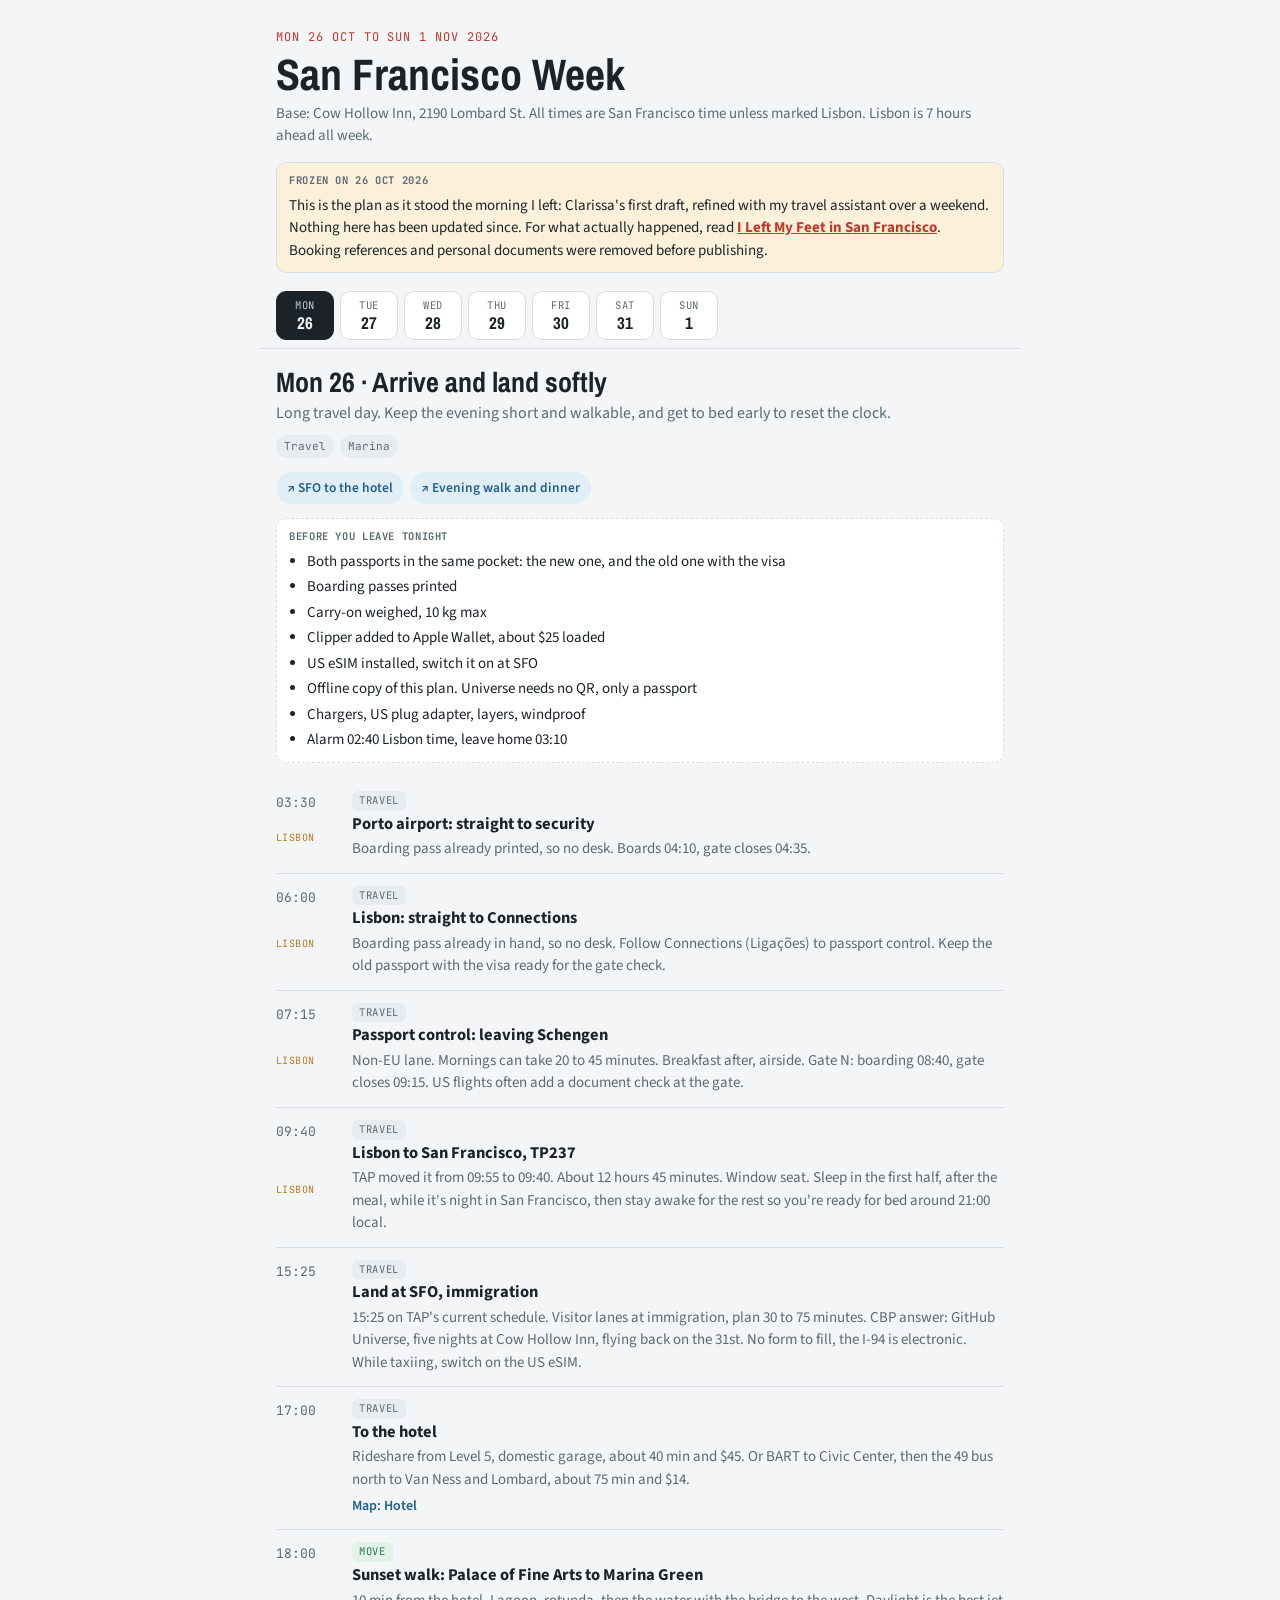
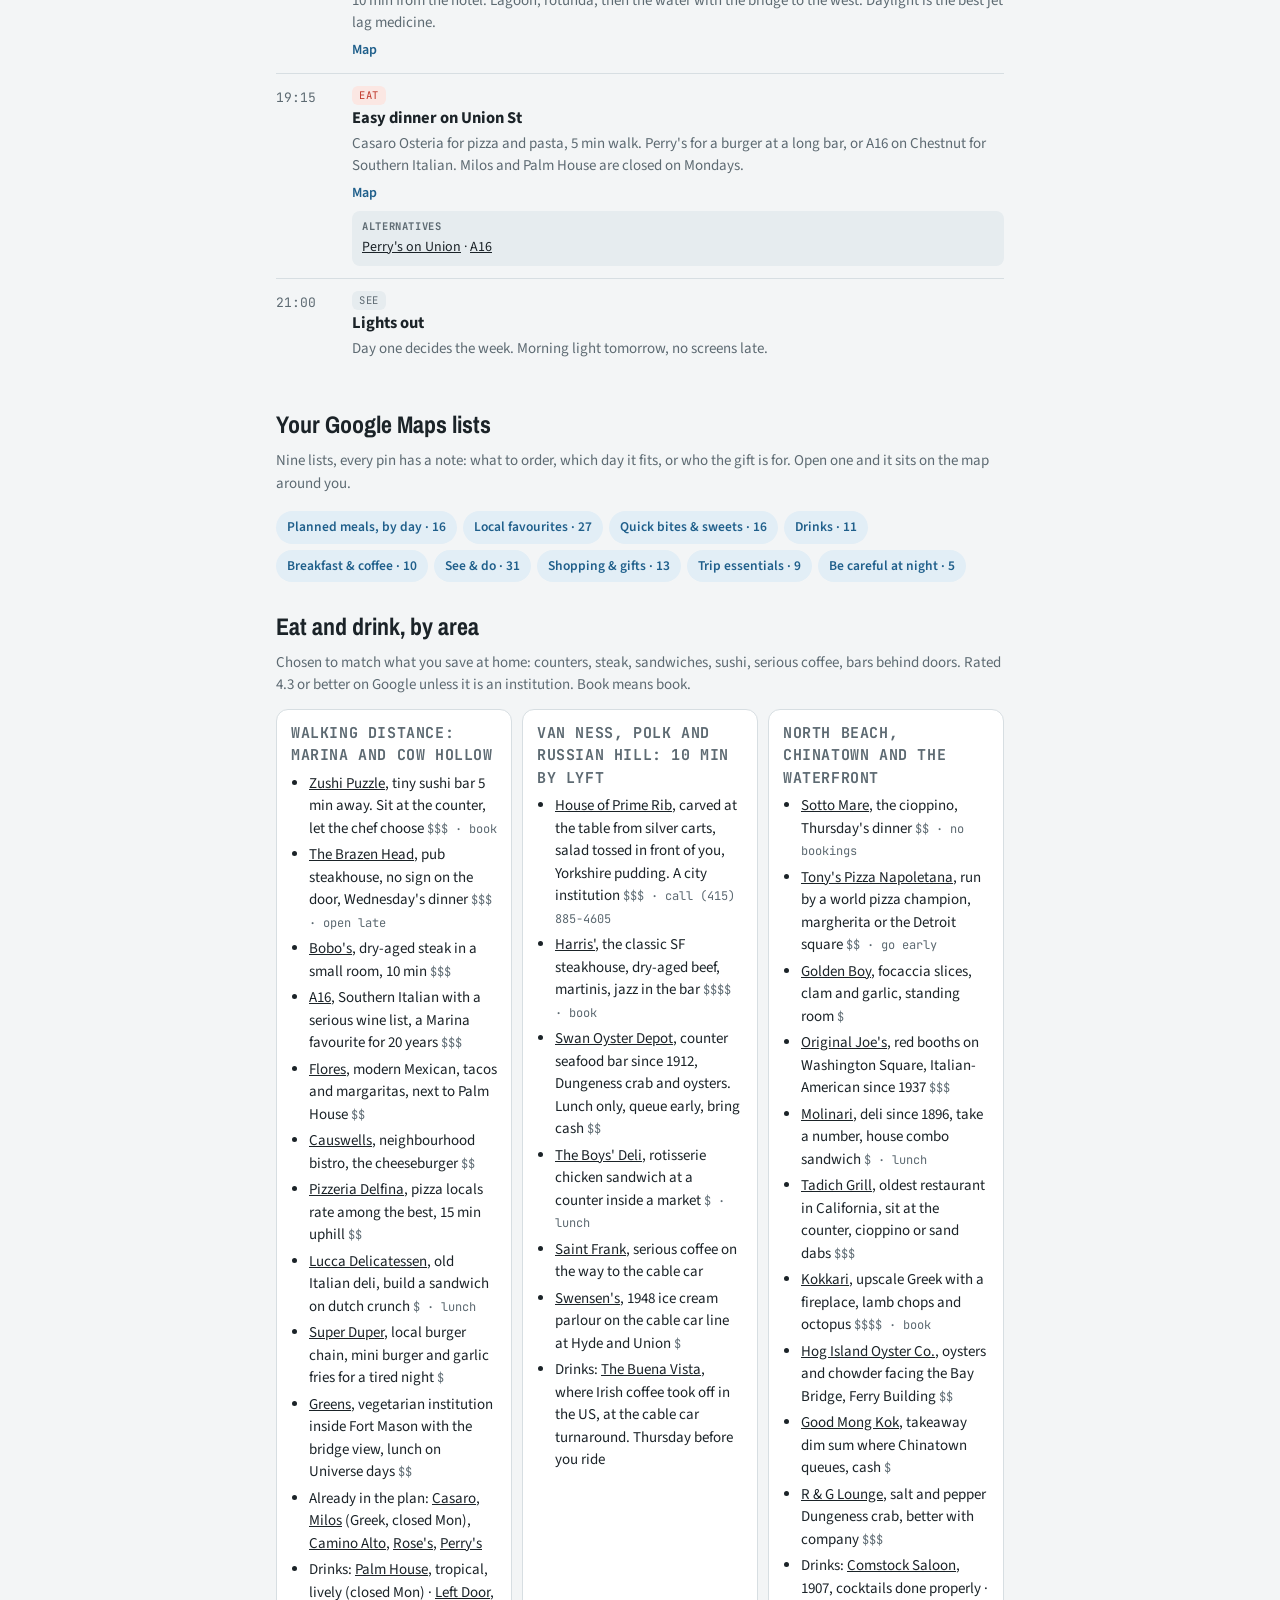
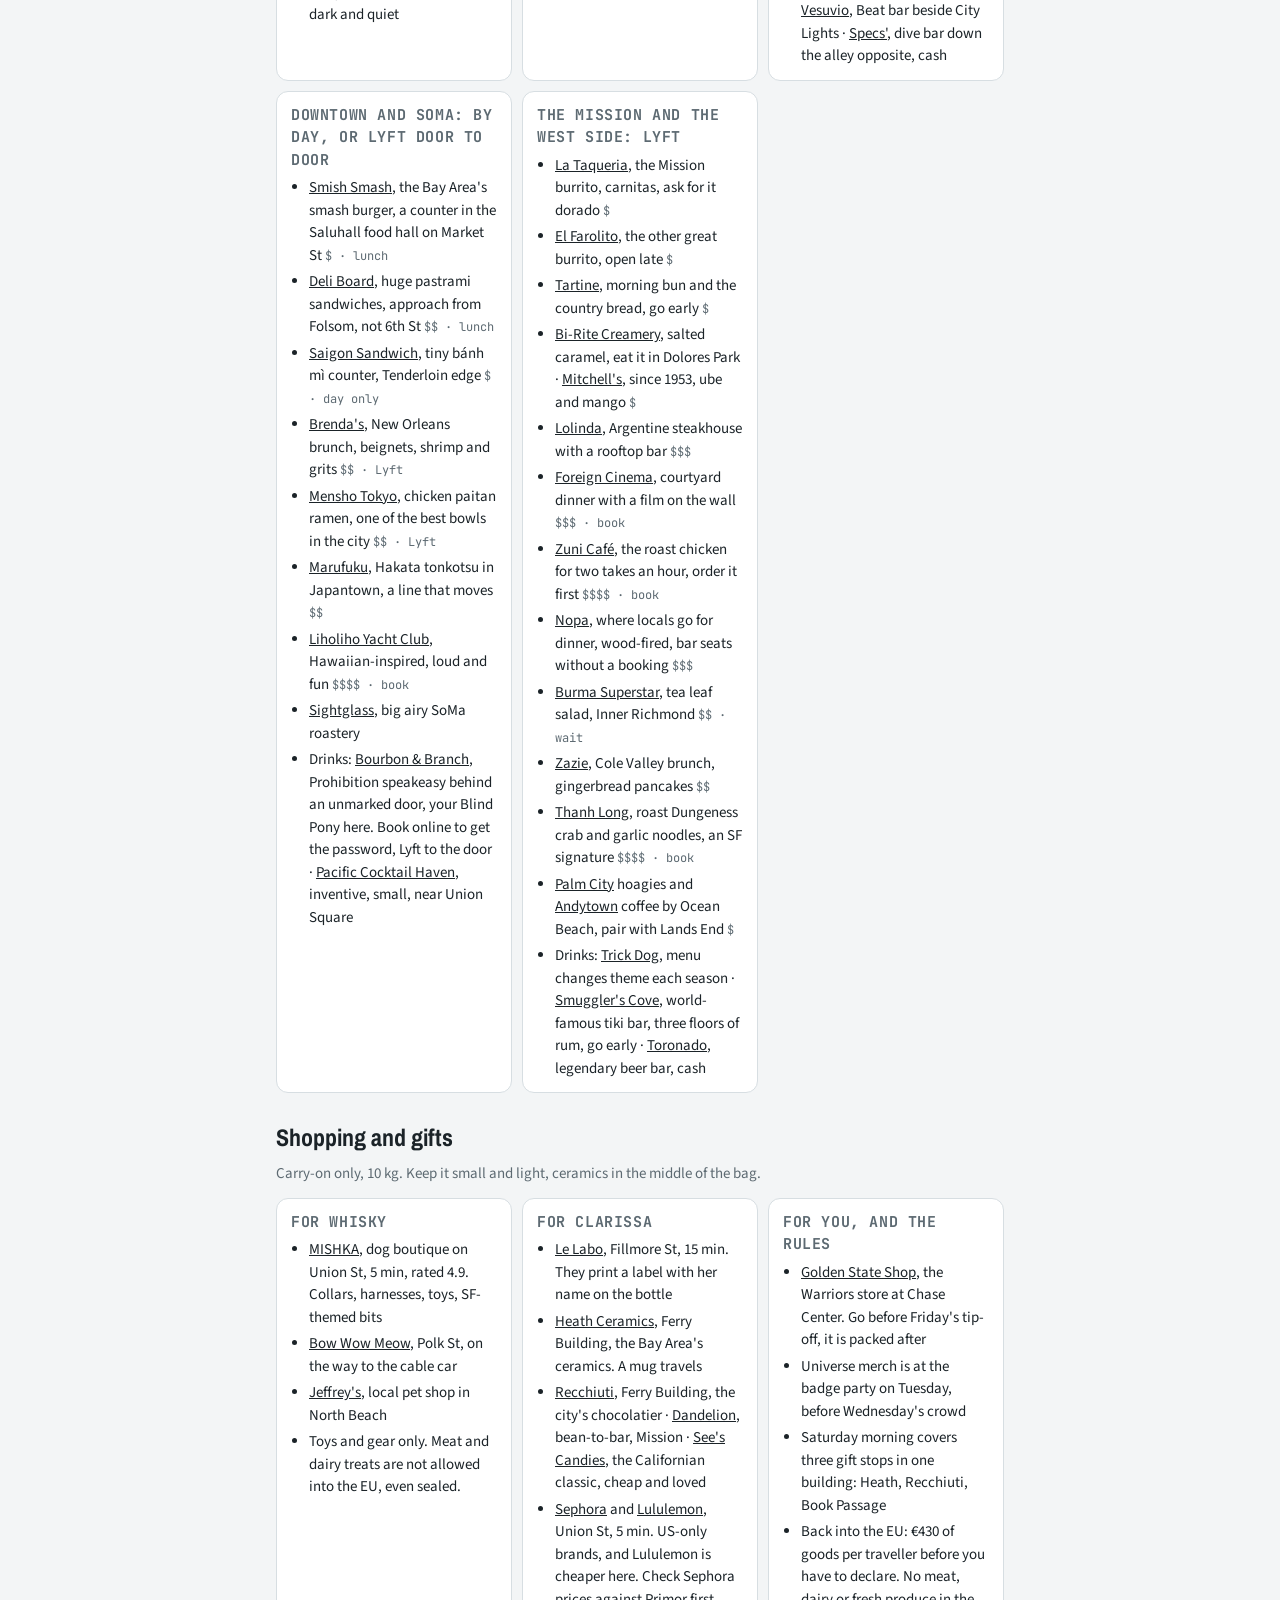
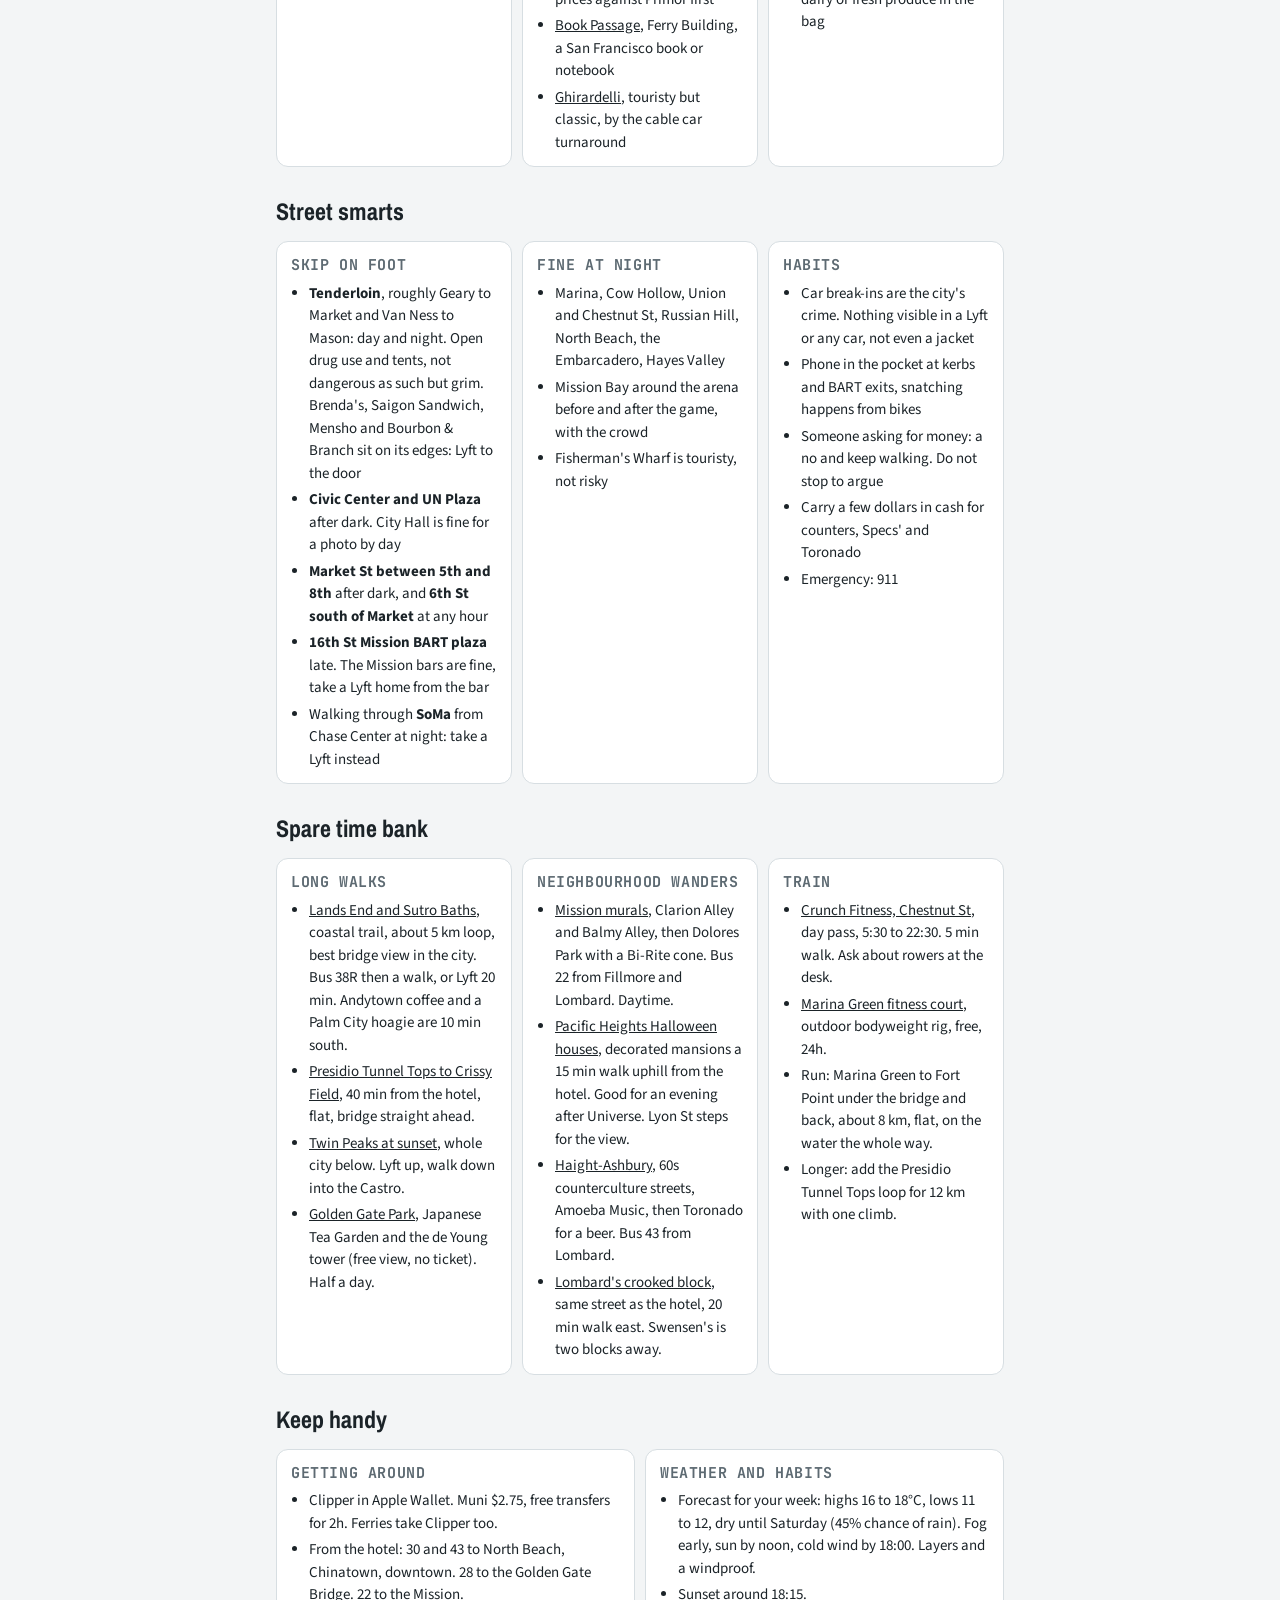
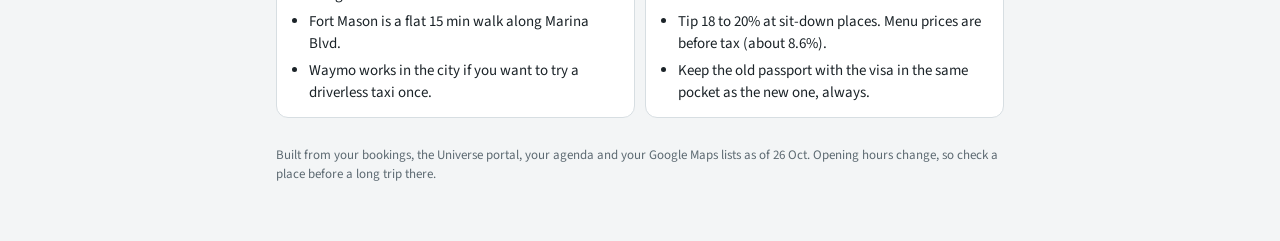
<file: public/side-quests/san-francisco/plan/index.html>
<!doctype html>
<html lang="en">
<head>
<meta charset="utf-8">
<meta name="viewport" content="width=device-width, initial-scale=1, viewport-fit=cover">
<link rel="canonical" href="https://charao.dev/side-quests/san-francisco/plan/">
<meta name="description" content="The San Francisco week plan as it stood the morning I left, before the week had other ideas.">
<meta property="og:title" content="San Francisco Week: the plan">
<meta property="og:description" content="The plan as it stood the morning I left. What actually happened is a different page.">
<meta property="og:image" content="https://charao.dev/side-quests/san-francisco/img/poster-illustrated.jpg">
<meta name="robots" content="noindex">
<title>San Francisco Week</title>
<link rel="preconnect" href="https://fonts.googleapis.com">
<link rel="preconnect" href="https://fonts.gstatic.com" crossorigin>
<link rel="stylesheet" href="https://fonts.googleapis.com/css2?family=Archivo+Narrow:wght@500;600;700&family=Source+Sans+3:wght@400;600;700&family=JetBrains+Mono:wght@500&display=swap">
<style>
/* Layout: a pocket timetable. Sticky day strip like a Muni line board, one day at a time, mono time rail on the left, a "now" marker while in SF. */
:root{
  --bg:#f3f5f6; --card:#ffffff; --fg:#1b2328; --muted:#5d6a72; --line:#d7dee2;
  --accent:#c0392b; --accent-soft:#fbe7e3; --fog:#e6ecef; --event:#1f5f8b; --event-soft:#e2eef6; --go:#2f7a4f; --go-soft:#e3f2e8; --now:#b7791f; --now-soft:#fbf0d9;
  --display:"Archivo Narrow","Arial Narrow",system-ui,sans-serif;
  --body:"Source Sans 3",system-ui,-apple-system,"Segoe UI",sans-serif;
  --mono:"JetBrains Mono",ui-monospace,SFMono-Regular,Menlo,monospace;
}
@media (prefers-color-scheme: dark){:root:not([data-theme="light"]){
  --bg:#12171a; --card:#1a2125; --fg:#e8edef; --muted:#9aa8b0; --line:#2b353b;
  --accent:#ff6b55; --accent-soft:#3a201c; --fog:#1f282d; --event:#7bb8e3; --event-soft:#182a36; --go:#79c99a; --go-soft:#16291e; --now:#e2b457; --now-soft:#33281a; color-scheme:dark}}
:root[data-theme="dark"]{
  --bg:#12171a; --card:#1a2125; --fg:#e8edef; --muted:#9aa8b0; --line:#2b353b;
  --accent:#ff6b55; --accent-soft:#3a201c; --fog:#1f282d; --event:#7bb8e3; --event-soft:#182a36; --go:#79c99a; --go-soft:#16291e; --now:#e2b457; --now-soft:#33281a; color-scheme:dark}
*{box-sizing:border-box}
body{background:var(--bg);color:var(--fg);font-family:var(--body);font-size:16px;line-height:1.5}
body::before{content:"";position:fixed;inset:0 0 auto;height:env(safe-area-inset-top,0px);z-index:10;background:var(--bg)}
.wrap{max-width:760px;margin:0 auto;padding-left:max(16px,env(safe-area-inset-left,0px));padding-right:max(16px,env(safe-area-inset-right,0px));padding-block:20px 48px}
header.top{display:grid;gap:6px;padding-bottom:14px}
.kicker{font-family:var(--mono);font-size:12px;letter-spacing:.08em;text-transform:uppercase;color:var(--accent)}
h1{font-family:var(--display);font-weight:700;font-size:clamp(30px,7vw,44px);line-height:1.02;margin:0;text-wrap:balance}
.sub{color:var(--muted);margin:0;font-size:15px}
.strip{position:sticky;top:env(safe-area-inset-top,0px);z-index:5;background:var(--bg);padding-block:10px 8px;border-bottom:1px solid var(--line);margin-inline:calc(-1 * max(16px,env(safe-area-inset-left,0px)));padding-inline:max(16px,env(safe-area-inset-left,0px))}
.days{display:flex;gap:6px;overflow-x:auto;scrollbar-width:none}
.days::-webkit-scrollbar{display:none}
.days button{flex:0 0 auto;font:inherit;cursor:pointer;border:1px solid var(--line);background:var(--card);color:var(--fg);border-radius:10px;padding:6px 10px;display:grid;justify-items:center;min-width:58px}
.days button .d{font-family:var(--display);font-weight:700;font-size:17px;line-height:1.1}
.days button .w{font-family:var(--mono);font-size:10.5px;letter-spacing:.06em;text-transform:uppercase;color:var(--muted)}
.days button[aria-selected="true"]{background:var(--fg);color:var(--bg);border-color:var(--fg)}
.days button[aria-selected="true"] .w{color:var(--bg);opacity:.8}
.days button.today{border-color:var(--now)}
.days button.today::after{content:"today";font-family:var(--mono);font-size:9px;color:var(--now);text-transform:uppercase}
.days button[aria-selected="true"].today::after{color:var(--bg)}
.nextbar{display:none;margin-top:8px;padding:7px 10px;border-radius:8px;background:var(--now-soft);color:var(--fg);font-size:14px}
.nextbar.show{display:block}
.nextbar b{font-family:var(--mono);font-size:10.5px;letter-spacing:.06em;text-transform:uppercase;color:var(--now);margin-right:6px}
.days button:focus-visible,a:focus-visible{outline:2px solid var(--accent);outline-offset:2px}
.dayhead{display:grid;gap:4px;padding-block:18px 8px}
.dayhead h2{font-family:var(--display);font-size:28px;margin:0;line-height:1.1;text-wrap:balance}
.dayhead p{margin:0;color:var(--muted)}
.tags{display:flex;flex-wrap:wrap;gap:6px;margin-top:6px}
.tag{font-family:var(--mono);font-size:11px;padding:3px 8px;border-radius:999px;background:var(--fog);color:var(--muted)}
.tzline{font-family:var(--mono);font-size:12px;color:var(--now);margin-top:4px}
.check{margin:10px 0 0;padding:10px 12px;border-radius:10px;background:var(--card);border:1px dashed var(--line)}
.check b{font-family:var(--mono);font-size:10.5px;letter-spacing:.06em;text-transform:uppercase;color:var(--muted);display:block;margin-bottom:6px}
.check ul{margin:0;padding-left:18px;display:grid;gap:3px;font-size:15px}
ol.tl{list-style:none;margin:8px 0 0;padding:0;display:grid}
.tl li{display:grid;grid-template-columns:64px 1fr;gap:12px;padding-block:12px;border-top:1px solid var(--line);position:relative}
.tl li:first-child{border-top:0}
.tl li.now{background:var(--now-soft);margin-inline:-10px;padding-inline:10px;border-radius:10px;border-top-color:transparent}
.tl li.now + li{border-top-color:transparent}
.tl li.past{opacity:.55}
.t{font-family:var(--mono);font-size:13px;color:var(--muted);padding-top:2px;font-variant-numeric:tabular-nums;display:grid;gap:2px}
.t small{font-size:10px;letter-spacing:.04em;text-transform:uppercase;color:var(--now)}
.it{min-width:0;display:grid;gap:3px}
.it h3{margin:0;font-size:16.5px;font-weight:700;line-height:1.3}
.it p{margin:0;color:var(--muted);font-size:15px}
.kinds{display:flex;gap:6px;flex-wrap:wrap}
.kind{font-family:var(--mono);font-size:10.5px;letter-spacing:.06em;text-transform:uppercase;padding:2px 7px;border-radius:6px}
.k-eat{background:var(--accent-soft);color:var(--accent)}
.k-event{background:var(--event-soft);color:var(--event)}
.k-move{background:var(--go-soft);color:var(--go)}
.k-see,.k-travel{background:var(--fog);color:var(--muted)}
.k-now{background:var(--now);color:var(--bg)}
.links{display:flex;flex-wrap:wrap;gap:6px 12px;margin-top:2px}
.links a{color:var(--event);font-size:14px;font-weight:600;text-decoration:none}
.links a:hover{text-decoration:underline}
.alts{margin:4px 0 0;padding:8px 10px;border-radius:8px;background:var(--fog);font-size:14px;color:var(--fg)}
.alts b{font-family:var(--mono);font-size:10.5px;letter-spacing:.06em;text-transform:uppercase;color:var(--muted);display:block;margin-bottom:2px}
.alts a{color:inherit}
section.ref{margin-top:34px;display:grid;gap:12px}
section.ref h2{font-family:var(--display);font-size:24px;margin:14px 0 0}
section.ref h2:first-child{margin-top:0}
section.ref p.lead{margin:-4px 0 0;color:var(--muted);font-size:15px}
.routes.lists{margin-top:4px}
.box li b{font-weight:700}
.grid{display:grid;grid-template-columns:repeat(auto-fit,minmax(220px,1fr));gap:10px}
.box{background:var(--card);border:1px solid var(--line);border-radius:12px;padding:12px 14px;display:grid;gap:6px;min-width:0;align-content:start}
.box h3{margin:0;font-size:15px;font-family:var(--mono);letter-spacing:.04em;text-transform:uppercase;color:var(--muted)}
.box ul{margin:0;padding-left:18px;display:grid;gap:4px}
.box li{font-size:15px}
.box a{color:inherit}
.code{font-family:var(--mono);font-size:13.5px;background:var(--fog);padding:1px 6px;border-radius:5px;user-select:all;word-break:break-all}
.price{font-family:var(--mono);font-size:12px;color:var(--muted)}
.routes{display:flex;flex-wrap:wrap;gap:6px;margin-top:10px}
.routes a{font-size:13.5px;font-weight:600;text-decoration:none;color:var(--event);background:var(--event-soft);padding:6px 11px;border-radius:999px}
footer{margin-top:28px;color:var(--muted);font-size:13px}
@media (prefers-reduced-motion:no-preference){.day{animation:in .18s ease-out}@keyframes in{from{opacity:.4;transform:translateY(4px)}to{opacity:1;transform:none}}}
</style>

</head>
<body>
<div class="wrap">
  <header class="top">
    <div class="kicker">Mon 26 Oct to Sun 1 Nov 2026</div>
    <h1>San Francisco Week</h1>
    <p class="sub">Base: Cow Hollow Inn, 2190 Lombard St. All times are San Francisco time unless marked Lisbon. Lisbon is 7 hours ahead all week.</p>
  </header>

  <div class="check" style="margin:0 0 8px;border-style:solid;background:var(--now-soft)"><b>Frozen on 26 Oct 2026</b>
    <ul style="list-style:none;padding:0"><li>This is the plan as it stood the morning I left: Clarissa's first draft, refined with my travel assistant over a weekend. Nothing here has been updated since. For what actually happened, read <a href="../" style="color:var(--accent);font-weight:700">I Left My Feet in San Francisco</a>. Booking references and personal documents were removed before publishing.</li></ul></div>
  <div class="strip">
    <div class="days" id="days" role="tablist" aria-label="Trip days"></div>
    <div class="nextbar" id="nextbar"></div>
  </div>

  <main id="day"></main>

  <section class="ref" id="ref">
    <h2>Your Google Maps lists</h2>
    <p class="lead">Nine lists, every pin has a note: what to order, which day it fits, or who the gift is for. Open one and it sits on the map around you.</p>
    <div class="routes lists">
      <a href="https://www.google.com/maps/@37.78,-122.42,13z/data=!4m6!1m2!10m1!1e1!11m2!2sS3v7Vppi3XGB0wo3Rfodyg!3e3" target="_blank" rel="noopener">Planned meals, by day · 16</a>
      <a href="https://www.google.com/maps/@37.78,-122.42,13z/data=!4m6!1m2!10m1!1e1!11m2!2s_RejaI7LIuT23XLgaSfFag!3e3" target="_blank" rel="noopener">Local favourites · 27</a>
      <a href="https://www.google.com/maps/@37.78,-122.42,13z/data=!4m6!1m2!10m1!1e1!11m2!2sZrkSJozSdfHcjcxo4ZZnvg!3e3" target="_blank" rel="noopener">Quick bites &amp; sweets · 16</a>
      <a href="https://www.google.com/maps/@37.78,-122.42,13z/data=!4m6!1m2!10m1!1e1!11m2!2sHsEOc2Buqi3DowZ60IlZ0g!3e3" target="_blank" rel="noopener">Drinks · 11</a>
      <a href="https://www.google.com/maps/@37.78,-122.42,13z/data=!4m6!1m2!10m1!1e1!11m2!2so_g0CpM9uXJk8leUSsWPJQ!3e3" target="_blank" rel="noopener">Breakfast &amp; coffee · 10</a>
      <a href="https://www.google.com/maps/@37.78,-122.42,13z/data=!4m6!1m2!10m1!1e1!11m2!2sj8nBBBsufru3l7mmDOD88w!3e3" target="_blank" rel="noopener">See &amp; do · 31</a>
      <a href="https://www.google.com/maps/@37.78,-122.42,13z/data=!4m6!1m2!10m1!1e1!11m2!2szQ0aHzLrSTOPWTUnjrbXzQ!3e3" target="_blank" rel="noopener">Shopping &amp; gifts · 13</a>
      <a href="https://www.google.com/maps/@37.78,-122.42,13z/data=!4m6!1m2!10m1!1e1!11m2!2sj5oo-fV66_SzUsO_B6lz1w!3e3" target="_blank" rel="noopener">Trip essentials · 9</a>
      <a href="https://www.google.com/maps/@37.78,-122.42,13z/data=!4m6!1m2!10m1!1e1!11m2!2sLmpMtO_1mtgi-92IgIO3sg!3e3" target="_blank" rel="noopener">Be careful at night · 5</a>
    </div>

    <h2>Eat and drink, by area</h2>
    <p class="lead">Chosen to match what you save at home: counters, steak, sandwiches, sushi, serious coffee, bars behind doors. Rated 4.3 or better on Google unless it is an institution. Book means book.</p>
    <div class="grid">
      <div class="box"><h3>Walking distance: Marina and Cow Hollow</h3><ul>
        <li><a href="#" data-q="Zushi Puzzle 1910 Lombard St San Francisco">Zushi Puzzle</a>, tiny sushi bar 5 min away. Sit at the counter, let the chef choose <span class="price">$$$ · book</span></li>
        <li><a href="#" data-q="The Brazen Head 3166 Buchanan St San Francisco">The Brazen Head</a>, pub steakhouse, no sign on the door, Wednesday's dinner <span class="price">$$$ · open late</span></li>
        <li><a href="#" data-q="Bobo's 1450 Lombard St San Francisco">Bobo's</a>, dry-aged steak in a small room, 10 min <span class="price">$$$</span></li>
        <li><a href="#" data-q="A16 2355 Chestnut St San Francisco">A16</a>, Southern Italian with a serious wine list, a Marina favourite for 20 years <span class="price">$$$</span></li>
        <li><a href="#" data-q="Flores 2030 Union St San Francisco">Flores</a>, modern Mexican, tacos and margaritas, next to Palm House <span class="price">$$</span></li>
        <li><a href="#" data-q="Causwells 2346 Chestnut St San Francisco">Causwells</a>, neighbourhood bistro, the cheeseburger <span class="price">$$</span></li>
        <li><a href="#" data-q="Pizzeria Delfina 2406 California St San Francisco">Pizzeria Delfina</a>, pizza locals rate among the best, 15 min uphill <span class="price">$$</span></li>
        <li><a href="#" data-q="Lucca Delicatessen 2120 Chestnut St San Francisco">Lucca Delicatessen</a>, old Italian deli, build a sandwich on dutch crunch <span class="price">$ · lunch</span></li>
        <li><a href="#" data-q="Super Duper Burgers 2304 Chestnut St San Francisco">Super Duper</a>, local burger chain, mini burger and garlic fries for a tired night <span class="price">$</span></li>
        <li><a href="#" data-q="Greens Restaurant Fort Mason San Francisco">Greens</a>, vegetarian institution inside Fort Mason with the bridge view, lunch on Universe days <span class="price">$$</span></li>
        <li>Already in the plan: <a href="#" data-q="Casaro Osteria 2136 Union St San Francisco">Casaro</a>, <a href="#" data-q="Milos Taverna 1787 Union St San Francisco">Milos</a> (Greek, closed Mon), <a href="#" data-q="Camino Alto 1715 Union St San Francisco">Camino Alto</a>, <a href="#" data-q="Rose's Cafe 2298 Union St San Francisco">Rose's</a>, <a href="#" data-q="Perry's on Union 1944 Union St San Francisco">Perry's</a></li>
        <li>Drinks: <a href="#" data-q="Palm House 2032 Union St San Francisco">Palm House</a>, tropical, lively (closed Mon) · <a href="#" data-q="Left Door 1905 Union St San Francisco">Left Door</a>, dark and quiet</li>
      </ul></div>

      <div class="box"><h3>Van Ness, Polk and Russian Hill: 10 min by Lyft</h3><ul>
        <li><a href="#" data-q="House of Prime Rib 1906 Van Ness Ave San Francisco">House of Prime Rib</a>, carved at the table from silver carts, salad tossed in front of you, Yorkshire pudding. A city institution <span class="price">$$$ · call (415) 885-4605</span></li>
        <li><a href="#" data-q="Harris' Restaurant 2100 Van Ness Ave San Francisco">Harris'</a>, the classic SF steakhouse, dry-aged beef, martinis, jazz in the bar <span class="price">$$$$ · book</span></li>
        <li><a href="#" data-q="Swan Oyster Depot 1517 Polk St San Francisco">Swan Oyster Depot</a>, counter seafood bar since 1912, Dungeness crab and oysters. Lunch only, queue early, bring cash <span class="price">$$</span></li>
        <li><a href="#" data-q="The Boys Deli Polk St San Francisco">The Boys' Deli</a>, rotisserie chicken sandwich at a counter inside a market <span class="price">$ · lunch</span></li>
        <li><a href="#" data-q="Saint Frank Coffee 2340 Polk St San Francisco">Saint Frank</a>, serious coffee on the way to the cable car</li>
        <li><a href="#" data-q="Swensen's Ice Cream Hyde St San Francisco">Swensen's</a>, 1948 ice cream parlour on the cable car line at Hyde and Union <span class="price">$</span></li>
        <li>Drinks: <a href="#" data-q="Buena Vista Cafe 2765 Hyde St San Francisco">The Buena Vista</a>, where Irish coffee took off in the US, at the cable car turnaround. Thursday before you ride</li>
      </ul></div>

      <div class="box"><h3>North Beach, Chinatown and the waterfront</h3><ul>
        <li><a href="#" data-q="Sotto Mare 552 Green St San Francisco">Sotto Mare</a>, the cioppino, Thursday's dinner <span class="price">$$ · no bookings</span></li>
        <li><a href="#" data-q="Tony's Pizza Napoletana 1570 Stockton St San Francisco">Tony's Pizza Napoletana</a>, run by a world pizza champion, margherita or the Detroit square <span class="price">$$ · go early</span></li>
        <li><a href="#" data-q="Golden Boy Pizza 542 Green St San Francisco">Golden Boy</a>, focaccia slices, clam and garlic, standing room <span class="price">$</span></li>
        <li><a href="#" data-q="Original Joe's 601 Union St San Francisco">Original Joe's</a>, red booths on Washington Square, Italian-American since 1937 <span class="price">$$$</span></li>
        <li><a href="#" data-q="Molinari Delicatessen 373 Columbus Ave San Francisco">Molinari</a>, deli since 1896, take a number, house combo sandwich <span class="price">$ · lunch</span></li>
        <li><a href="#" data-q="Tadich Grill 240 California St San Francisco">Tadich Grill</a>, oldest restaurant in California, sit at the counter, cioppino or sand dabs <span class="price">$$$</span></li>
        <li><a href="#" data-q="Kokkari Estiatorio 200 Jackson St San Francisco">Kokkari</a>, upscale Greek with a fireplace, lamb chops and octopus <span class="price">$$$$ · book</span></li>
        <li><a href="#" data-q="Hog Island Oyster Co Ferry Building San Francisco">Hog Island Oyster Co.</a>, oysters and chowder facing the Bay Bridge, Ferry Building <span class="price">$$</span></li>
        <li><a href="#" data-q="Good Mong Kok Bakery 1039 Stockton St San Francisco">Good Mong Kok</a>, takeaway dim sum where Chinatown queues, cash <span class="price">$</span></li>
        <li><a href="#" data-q="R & G Lounge Kearny St San Francisco">R &amp; G Lounge</a>, salt and pepper Dungeness crab, better with company <span class="price">$$$</span></li>
        <li>Drinks: <a href="#" data-q="Comstock Saloon 155 Columbus Ave San Francisco">Comstock Saloon</a>, 1907, cocktails done properly · <a href="#" data-q="Vesuvio Cafe 255 Columbus Ave San Francisco">Vesuvio</a>, Beat bar beside City Lights · <a href="#" data-q="Specs Twelve Adler Museum Cafe San Francisco">Specs'</a>, dive bar down the alley opposite, cash</li>
      </ul></div>

      <div class="box"><h3>Downtown and SoMa: by day, or Lyft door to door</h3><ul>
        <li><a href="#" data-q="Smish Smash Saluhall San Francisco">Smish Smash</a>, the Bay Area's smash burger, a counter in the Saluhall food hall on Market St <span class="price">$ · lunch</span></li>
        <li><a href="#" data-q="Deli Board 1058 Folsom St San Francisco">Deli Board</a>, huge pastrami sandwiches, approach from Folsom, not 6th St <span class="price">$$ · lunch</span></li>
        <li><a href="#" data-q="Saigon Sandwich 560 Larkin St San Francisco">Saigon Sandwich</a>, tiny bánh mì counter, Tenderloin edge <span class="price">$ · day only</span></li>
        <li><a href="#" data-q="Brenda's French Soul Food Polk St San Francisco">Brenda's</a>, New Orleans brunch, beignets, shrimp and grits <span class="price">$$ · Lyft</span></li>
        <li><a href="#" data-q="Mensho Tokyo SF">Mensho Tokyo</a>, chicken paitan ramen, one of the best bowls in the city <span class="price">$$ · Lyft</span></li>
        <li><a href="#" data-q="Marufuku Ramen Japantown San Francisco">Marufuku</a>, Hakata tonkotsu in Japantown, a line that moves <span class="price">$$</span></li>
        <li><a href="#" data-q="Liholiho Yacht Club San Francisco">Liholiho Yacht Club</a>, Hawaiian-inspired, loud and fun <span class="price">$$$$ · book</span></li>
        <li><a href="#" data-q="Sightglass Coffee 270 7th St San Francisco">Sightglass</a>, big airy SoMa roastery</li>
        <li>Drinks: <a href="#" data-q="Bourbon & Branch 501 Jones St San Francisco">Bourbon &amp; Branch</a>, Prohibition speakeasy behind an unmarked door, your Blind Pony here. Book online to get the password, Lyft to the door · <a href="#" data-q="Pacific Cocktail Haven 580 Sutter St San Francisco">Pacific Cocktail Haven</a>, inventive, small, near Union Square</li>
      </ul></div>

      <div class="box"><h3>The Mission and the west side: Lyft</h3><ul>
        <li><a href="#" data-q="La Taqueria 2889 Mission St San Francisco">La Taqueria</a>, the Mission burrito, carnitas, ask for it dorado <span class="price">$</span></li>
        <li><a href="#" data-q="Taqueria El Farolito 2779 Mission St San Francisco">El Farolito</a>, the other great burrito, open late <span class="price">$</span></li>
        <li><a href="#" data-q="Tartine Bakery 600 Guerrero St San Francisco">Tartine</a>, morning bun and the country bread, go early <span class="price">$</span></li>
        <li><a href="#" data-q="Bi-Rite Creamery 3692 18th St San Francisco">Bi-Rite Creamery</a>, salted caramel, eat it in Dolores Park · <a href="#" data-q="Mitchell's Ice Cream 688 San Jose Ave San Francisco">Mitchell's</a>, since 1953, ube and mango <span class="price">$</span></li>
        <li><a href="#" data-q="Lolinda 2518 Mission St San Francisco">Lolinda</a>, Argentine steakhouse with a rooftop bar <span class="price">$$$</span></li>
        <li><a href="#" data-q="Foreign Cinema 2534 Mission St San Francisco">Foreign Cinema</a>, courtyard dinner with a film on the wall <span class="price">$$$ · book</span></li>
        <li><a href="#" data-q="Zuni Cafe 1658 Market St San Francisco">Zuni Café</a>, the roast chicken for two takes an hour, order it first <span class="price">$$$$ · book</span></li>
        <li><a href="#" data-q="Nopa 560 Divisadero St San Francisco">Nopa</a>, where locals go for dinner, wood-fired, bar seats without a booking <span class="price">$$$</span></li>
        <li><a href="#" data-q="Burma Superstar 309 Clement St San Francisco">Burma Superstar</a>, tea leaf salad, Inner Richmond <span class="price">$$ · wait</span></li>
        <li><a href="#" data-q="Zazie 941 Cole St San Francisco">Zazie</a>, Cole Valley brunch, gingerbread pancakes <span class="price">$$</span></li>
        <li><a href="#" data-q="Thanh Long 4101 Judah St San Francisco">Thanh Long</a>, roast Dungeness crab and garlic noodles, an SF signature <span class="price">$$$$ · book</span></li>
        <li><a href="#" data-q="Palm City Judah St San Francisco">Palm City</a> hoagies and <a href="#" data-q="Andytown Coffee Roasters Lawton St San Francisco">Andytown</a> coffee by Ocean Beach, pair with Lands End <span class="price">$</span></li>
        <li>Drinks: <a href="#" data-q="Trick Dog 3010 20th St San Francisco">Trick Dog</a>, menu changes theme each season · <a href="#" data-q="Smuggler's Cove 650 Gough St San Francisco">Smuggler's Cove</a>, world-famous tiki bar, three floors of rum, go early · <a href="#" data-q="Toronado 547 Haight St San Francisco">Toronado</a>, legendary beer bar, cash</li>
      </ul></div>
    </div>

    <h2>Shopping and gifts</h2>
    <p class="lead">Carry-on only, 10 kg. Keep it small and light, ceramics in the middle of the bag.</p>
    <div class="grid">
      <div class="box"><h3>For Whisky</h3><ul>
        <li><a href="#" data-q="MISHKA Luxury Dog Boutique 2124 Union St San Francisco">MISHKA</a>, dog boutique on Union St, 5 min, rated 4.9. Collars, harnesses, toys, SF-themed bits</li>
        <li><a href="#" data-q="Bow Wow Meow SF 2150 Polk St">Bow Wow Meow</a>, Polk St, on the way to the cable car</li>
        <li><a href="#" data-q="Jeffrey's Natural Pet Foods North Beach">Jeffrey's</a>, local pet shop in North Beach</li>
        <li>Toys and gear only. Meat and dairy treats are not allowed into the EU, even sealed.</li>
      </ul></div>
      <div class="box"><h3>For Clarissa</h3><ul>
        <li><a href="#" data-q="Le Labo 2238 Fillmore St San Francisco">Le Labo</a>, Fillmore St, 15 min. They print a label with her name on the bottle</li>
        <li><a href="#" data-q="Heath Ceramics Ferry Building">Heath Ceramics</a>, Ferry Building, the Bay Area's ceramics. A mug travels</li>
        <li><a href="#" data-q="Recchiuti Confections Ferry Building">Recchiuti</a>, Ferry Building, the city's chocolatier · <a href="#" data-q="Dandelion Chocolate 740 Valencia St">Dandelion</a>, bean-to-bar, Mission · <a href="#" data-q="See's Candies 542 Market St San Francisco">See's Candies</a>, the Californian classic, cheap and loved</li>
        <li><a href="#" data-q="SEPHORA 2083 Union St San Francisco">Sephora</a> and <a href="#" data-q="lululemon 1981 Union St San Francisco">Lululemon</a>, Union St, 5 min. US-only brands, and Lululemon is cheaper here. Check Sephora prices against Primor first</li>
        <li><a href="#" data-q="Book Passage Ferry Building">Book Passage</a>, Ferry Building, a San Francisco book or notebook</li>
        <li><a href="#" data-q="Ghirardelli Chocolate Experience Ghirardelli Square">Ghirardelli</a>, touristy but classic, by the cable car turnaround</li>
      </ul></div>
      <div class="box"><h3>For you, and the rules</h3><ul>
        <li><a href="#" data-q="Golden State Shop Chase Center">Golden State Shop</a>, the Warriors store at Chase Center. Go before Friday's tip-off, it is packed after</li>
        <li>Universe merch is at the badge party on Tuesday, before Wednesday's crowd</li>
        <li>Saturday morning covers three gift stops in one building: Heath, Recchiuti, Book Passage</li>
        <li>Back into the EU: €430 of goods per traveller before you have to declare. No meat, dairy or fresh produce in the bag</li>
      </ul></div>
    </div>

    <h2>Street smarts</h2>
    <div class="grid">
      <div class="box"><h3>Skip on foot</h3><ul>
        <li><b>Tenderloin</b>, roughly Geary to Market and Van Ness to Mason: day and night. Open drug use and tents, not dangerous as such but grim. Brenda's, Saigon Sandwich, Mensho and Bourbon &amp; Branch sit on its edges: Lyft to the door</li>
        <li><b>Civic Center and UN Plaza</b> after dark. City Hall is fine for a photo by day</li>
        <li><b>Market St between 5th and 8th</b> after dark, and <b>6th St south of Market</b> at any hour</li>
        <li><b>16th St Mission BART plaza</b> late. The Mission bars are fine, take a Lyft home from the bar</li>
        <li>Walking through <b>SoMa</b> from Chase Center at night: take a Lyft instead</li>
      </ul></div>
      <div class="box"><h3>Fine at night</h3><ul>
        <li>Marina, Cow Hollow, Union and Chestnut St, Russian Hill, North Beach, the Embarcadero, Hayes Valley</li>
        <li>Mission Bay around the arena before and after the game, with the crowd</li>
        <li>Fisherman's Wharf is touristy, not risky</li>
      </ul></div>
      <div class="box"><h3>Habits</h3><ul>
        <li>Car break-ins are the city's crime. Nothing visible in a Lyft or any car, not even a jacket</li>
        <li>Phone in the pocket at kerbs and BART exits, snatching happens from bikes</li>
        <li>Someone asking for money: a no and keep walking. Do not stop to argue</li>
        <li>Carry a few dollars in cash for counters, Specs' and Toronado</li>
        <li>Emergency: 911</li>
      </ul></div>
    </div>

    <h2>Spare time bank</h2>
    <div class="grid">
      <div class="box"><h3>Long walks</h3><ul>
        <li><a href="#" data-q="Lands End Lookout San Francisco">Lands End and Sutro Baths</a>, coastal trail, about 5 km loop, best bridge view in the city. Bus 38R then a walk, or Lyft 20 min. Andytown coffee and a Palm City hoagie are 10 min south.</li>
        <li><a href="#" data-q="Presidio Tunnel Tops San Francisco">Presidio Tunnel Tops to Crissy Field</a>, 40 min from the hotel, flat, bridge straight ahead.</li>
        <li><a href="#" data-q="Twin Peaks San Francisco">Twin Peaks at sunset</a>, whole city below. Lyft up, walk down into the Castro.</li>
        <li><a href="#" data-q="Golden Gate Park San Francisco">Golden Gate Park</a>, Japanese Tea Garden and the de Young tower (free view, no ticket). Half a day.</li>
      </ul></div>
      <div class="box"><h3>Neighbourhood wanders</h3><ul>
        <li><a href="#" data-q="Clarion Alley San Francisco">Mission murals</a>, Clarion Alley and Balmy Alley, then Dolores Park with a Bi-Rite cone. Bus 22 from Fillmore and Lombard. Daytime.</li>
        <li><a href="#" data-q="Pacific Heights San Francisco">Pacific Heights Halloween houses</a>, decorated mansions a 15 min walk uphill from the hotel. Good for an evening after Universe. Lyon St steps for the view.</li>
        <li><a href="#" data-q="Haight-Ashbury San Francisco">Haight-Ashbury</a>, 60s counterculture streets, Amoeba Music, then Toronado for a beer. Bus 43 from Lombard.</li>
        <li><a href="#" data-q="Lombard Street crooked block San Francisco">Lombard's crooked block</a>, same street as the hotel, 20 min walk east. Swensen's is two blocks away.</li>
      </ul></div>
      <div class="box"><h3>Train</h3><ul>
        <li><a href="#" data-q="Crunch Fitness 2324 Chestnut St San Francisco">Crunch Fitness, Chestnut St</a>, day pass, 5:30 to 22:30. 5 min walk. Ask about rowers at the desk.</li>
        <li><a href="#" data-q="National Fitness Campaign 180 Marina Blvd San Francisco">Marina Green fitness court</a>, outdoor bodyweight rig, free, 24h.</li>
        <li>Run: Marina Green to Fort Point under the bridge and back, about 8 km, flat, on the water the whole way.</li>
        <li>Longer: add the Presidio Tunnel Tops loop for 12 km with one climb.</li>
      </ul></div>
    </div>

    <h2>Keep handy</h2>
    <div class="grid">
      <div class="box"><h3>Getting around</h3><ul>
        <li>Clipper in Apple Wallet. Muni $2.75, free transfers for 2h. Ferries take Clipper too.</li>
        <li>From the hotel: 30 and 43 to North Beach, Chinatown, downtown. 28 to the Golden Gate Bridge. 22 to the Mission.</li>
        <li>Fort Mason is a flat 15 min walk along Marina Blvd.</li>
        <li>Waymo works in the city if you want to try a driverless taxi once.</li>
      </ul></div>
      <div class="box"><h3>Weather and habits</h3><ul>
        <li>Forecast for your week: highs 16 to 18°C, lows 11 to 12, dry until Saturday (45% chance of rain). Fog early, sun by noon, cold wind by 18:00. Layers and a windproof.</li>
        <li>Sunset around 18:15.</li>
        <li>Tip 18 to 20% at sit-down places. Menu prices are before tax (about 8.6%).</li>
        <li>Keep the old passport with the visa in the same pocket as the new one, always.</li>
      </ul></div>
    </div>
  </section>

  <footer>Built from your bookings, the Universe portal, your agenda and your Google Maps lists as of 26 Oct. Opening hours change, so check a place before a long trip there.</footer>
</div>

<script>
const M = q => "https://www.google.com/maps/search/?api=1&query=" + encodeURIComponent(q);
const DAYS = [
 {id:"mon", d:"26", w:"Mon", date:"2026-10-26", title:"Arrive and land softly",
  sum:"Long travel day. Keep the evening short and walkable, and get to bed early to reset the clock.",
  tags:["Travel","Marina"],
  check:{title:"Before you leave tonight", items:["Both passports in the same pocket: the new one, and the old one with the visa","Boarding passes printed","Carry-on weighed, 10 kg max","Clipper added to Apple Wallet, about $25 loaded","US eSIM installed, switch it on at SFO","Offline copy of this plan. Universe needs no QR, only a passport","Chargers, US plug adapter, layers, windproof","Alarm 02:40 Lisbon time, leave home 03:10"]},
  items:[
   {t:"03:30", tz:"Lisbon", k:"travel", h:"Porto airport: straight to security", p:"Boarding pass already printed, so no desk. Boards 04:10, gate closes 04:35."},
   {t:"06:00", tz:"Lisbon", k:"travel", h:"Lisbon: straight to Connections", p:"Boarding pass already in hand, so no desk. Follow Connections (Ligações) to passport control. Keep the old passport with the visa ready for the gate check."},
   {t:"07:15", tz:"Lisbon", k:"travel", h:"Passport control: leaving Schengen", p:"Non-EU lane. Mornings can take 20 to 45 minutes. Breakfast after, airside. Gate N: boarding 08:40, gate closes 09:15. US flights often add a document check at the gate."},
   {t:"09:40", tz:"Lisbon", k:"travel", h:"Lisbon to San Francisco, TP237", p:"TAP moved it from 09:55 to 09:40. About 12 hours 45 minutes. Window seat. Sleep in the first half, after the meal, while it's night in San Francisco, then stay awake for the rest so you're ready for bed around 21:00 local."},
   {t:"15:25", k:"travel", h:"Land at SFO, immigration", p:"15:25 on TAP's current schedule. Visitor lanes at immigration, plan 30 to 75 minutes. CBP answer: GitHub Universe, five nights at Cow Hollow Inn, flying back on the 31st. No form to fill, the I-94 is electronic. While taxiing, switch on the US eSIM."},
   {t:"17:00", k:"travel", h:"To the hotel", p:"Rideshare from Level 5, domestic garage, about 40 min and $45. Or BART to Civic Center, then the 49 bus north to Van Ness and Lombard, about 75 min and $14.", q:"Cow Hollow Inn and Suites 2190 Lombard St San Francisco", qlabel:"Hotel"},
   {t:"18:00", k:"move", h:"Sunset walk: Palace of Fine Arts to Marina Green", p:"10 min from the hotel. Lagoon, rotunda, then the water with the bridge to the west. Daylight is the best jet lag medicine.", q:"Palace of Fine Arts San Francisco"},
   {t:"19:15", k:"eat", h:"Easy dinner on Union St", p:"Casaro Osteria for pizza and pasta, 5 min walk. Perry's for a burger at a long bar, or A16 on Chestnut for Southern Italian. Milos and Palm House are closed on Mondays.", q:"Casaro Osteria 2136 Union St San Francisco", alts:[["Perry's on Union","Perry's on Union 1944 Union St San Francisco"],["A16","A16 2355 Chestnut St San Francisco"]]},
   {t:"21:00", k:"see", h:"Lights out", p:"Day one decides the week. Morning light tomorrow, no screens late."}
  ]},
 {id:"tue", d:"27", w:"Tue", date:"2026-10-27", title:"The classic city day",
  sum:"Gym on Polk, Lombard's crooked block, the bridge on foot, ferry back, then North Beach, Chinatown and a cable car across town to House of Prime Rib. Badge after dinner. Reception skipped.",
  tags:["Golden Gate","Sausalito","North Beach","Chinatown","Cable car","Prime Rib"],
  items:[
   {t:"06:45", k:"move", h:"Train at Crunch Polk St", p:"The Signature club in the old Alhambra Theatre, $35 day pass. Bus 45 along Union St. Saint Frank Coffee is next door.", q:"Crunch Fitness 2330 Polk St San Francisco", alts:[["Saint Frank Coffee","Saint Frank Coffee 2340 Polk St San Francisco"]]},
   {t:"08:45", k:"see", h:"Lombard's crooked block", p:"Up Polk to Hyde and Lombard for the view down the curves, then down the steps beside them. Lyft back to the hotel.", q:"Lombard Street crooked block San Francisco"},
   {t:"09:30", k:"eat", h:"Breakfast at Lucca Delicatessen", p:"Roast beef on a dutch crunch roll. Coffee at Coffee Roastery, shower at the hotel.", q:"Lucca Delicatessen 2120 Chestnut St San Francisco"},
   {t:"10:45", k:"move", h:"Bus 28 to the bridge, walk across", p:"28 westbound from Lombard to the Golden Gate Bridge Toll Plaza, 15 min. East walkway across, about 45 min.", q:"Golden Gate Bridge Welcome Center"},
   {t:"12:30", k:"see", h:"Battery Spencer, Lyft to Sausalito", p:"Lyft from Vista Point with a stop at Battery Spencer, then down to the ferry terminal.", q:"Battery Spencer Sausalito", alts:[["Sausalito ferry terminal","Sausalito Ferry Terminal"]]},
   {t:"13:35", k:"travel", h:"Ferry Sausalito to the Ferry Building", p:"Golden Gate Ferry, tap Clipper at the gate, $8.50. Sit outside on the left for Alcatraz and the skyline. Next one after this is 15:35."},
   {t:"14:05", k:"eat", h:"Light lunch at the Ferry Building", p:"Keep it light, prime rib at 17:00. Oysters and chowder at Hog Island, or a burger at Gott's.", q:"Hog Island Oyster Co Ferry Building San Francisco", alts:[["Gott's Ferry Building","Gott's Roadside Ferry Building San Francisco"]]},
   {t:"14:45", k:"see", h:"Coit Tower, the easy way up", p:"Lyft or the 39 bus to the top, skip the Filbert Steps today. 360 view, murals inside, paid lift to the top.", q:"Coit Tower San Francisco"},
   {t:"15:30", k:"see", h:"Down through North Beach", p:"All downhill: Washington Square, City Lights on Columbus, an espresso at an Italian café. Vesuvio is next to City Lights.", q:"City Lights Booksellers San Francisco", alts:[["Washington Square","Washington Square Park San Francisco"],["Vesuvio","Vesuvio Cafe 255 Columbus Ave San Francisco"]]},
   {t:"16:15", k:"see", h:"Chinatown along Grant Ave", p:"Mostly flat. Dragon Gate at the south end, but stop at California St.", q:"Grant Ave and California St San Francisco"},
   {t:"16:40", k:"move", h:"California St cable car to Van Ness", p:"Board at Grant and California, ride west over Nob Hill to the end of the line at Van Ness, about 15 min. Quieter than the Powell lines. Clipper works.", q:"California St and Van Ness Ave San Francisco"},
   {t:"17:00", k:"eat", h:"Dinner: House of Prime Rib", p:"Two blocks north of the cable car stop. Be at the door at opening, ask for a seat at the bar. Carved at the table, salad, mash, Yorkshire pudding.", q:"House of Prime Rib 1906 Van Ness Ave San Francisco"},
   {t:"18:30", k:"event", h:"Universe badge at Hotel Zephyr", p:"Lyft about 10 min. Badge party until 19:00, passport as ID, merch here.", q:"Hotel Zephyr 250 Beach St San Francisco"},
   {t:"19:00", k:"see", h:"Irish coffee at The Buena Vista", p:"3 min walk from Zephyr, where Irish coffee took off in the US. Then Lyft home, early night before Universe.", q:"Buena Vista Cafe 2765 Hyde St San Francisco"}
  ]},
 {id:"wed", d:"28", w:"Wed", date:"2026-10-28", title:"Universe, day one",
  sum:"Fort Mason Center all day. Lunch on site. Evening free near the hotel.",
  tags:["GitHub Universe","Fort Mason"],
  items:[
   {t:"07:00", k:"move", h:"Short session", p:"45 min at Crunch, or an easy run to the bridge viewpoint and back. Keep it light, long day ahead."},
   {t:"08:00", k:"eat", h:"Coffee on Chestnut St", p:"Coffee Roastery or Twisted St. Cafe, both open early. Breakfast is served at the venue too.", q:"Coffee Roastery 2331 Chestnut St San Francisco", alts:[["Twisted St. Cafe","Twisted St Cafe 2320 Lombard St San Francisco"]]},
   {t:"08:25", k:"travel", h:"Walk to Fort Mason", p:"Flat 15 min via Marina Blvd. Badge already on you.", q:"Fort Mason Center 2 Marina Blvd San Francisco"},
   {t:"09:00", k:"event", h:"Opening Keynote", p:"Main Stage standby line by 08:40. If it does not move, your booked seat in Cowell Theater shows the same keynote live on screen."},
   {t:"10:15", k:"event", h:"Agentic Workflows: Automation at scale", p:"The Speakeasy @ GitHub Central, Festival Pavilion. Standby only, 10:15 to 10:45. Stay about 15 minutes. Repeats today 16:45 and Thu 09:05 if you want the rest."},
   {t:"10:30", k:"event", h:"Agentic engineering past the pilot: an enterprise playbook", p:"Cowell Theater @ Gateway Pavilion, 10:30 to 11:10. Standby only. Nick Liffen and Philip Holleran. A few minutes' walk from the Festival Pavilion. Fallback: the Sandbox evals session is still in your agenda (10:30, Building C)."},
   {t:"11:15", k:"event", h:"Humans set direction. Agents close the loop.", p:"Main Stage. Mario Rodriguez."},
   {t:"11:50", k:"event", h:"Copilot and Windows: local models in the workflow", p:"Silent Disco Demos, Festival Pavilion."},
   {t:"12:05", k:"eat", h:"Lunch on site", p:"45 minutes. Food and drinks run all day at the venue."},
   {t:"12:50", k:"event", h:"The factory mindset: agentic workflows in production (optional)", p:"Main Stage. A colleague is covering this one and Main Stage sessions are recorded, so skip it if something better comes up: a longer lunch, GitHub Central, or a rest before the afternoon."},
   {t:"13:50", k:"event", h:"Auth for agents: auth.md", p:"Silent Disco Demos."},
   {t:"14:30", k:"event", h:"Beyond \"hours saved\": AMD and ING measure AI", p:"Cowell Theater."},
   {t:"15:10", k:"event", h:"Reachability for vulnerability prioritisation", p:"Silent Disco Demos."},
   {t:"15:30", k:"event", h:"Stop guessing: 100M pull requests and 150T tokens", p:"Silent Disco Demos. Standby option instead: the AI credits workshop, Gateway Pavilion Level 1, be there by 15:10."},
   {t:"16:30", k:"event", h:"The human side of AI: 94% Copilot adoption", p:"BATS Theatre, Building B."},
   {t:"17:30", k:"see", h:"Speaker after parties or home", p:"GitHub Central keeps going after sessions. Or walk back, shower, and rest an hour."},
   {t:"19:00", k:"eat", h:"Dinner: The Brazen Head", p:"Dark wood pub steakhouse on Buchanan St, a few minutes from the hotel. No sign outside, that's the one. Proper reward after day one. If you got a House of Prime Rib table, that's tonight instead: 10 min by Lyft. Zushi Puzzle on Lombard if you'd rather sit at a sushi counter.", q:"The Brazen Head 3166 Buchanan St San Francisco", alts:[["House of Prime Rib","House of Prime Rib 1906 Van Ness Ave San Francisco"],["Zushi Puzzle","Zushi Puzzle 1910 Lombard St San Francisco"],["Milos Taverna (Greek)","Milos Taverna 1787 Union St San Francisco"]]},
   {t:"21:00", k:"see", h:"Nightcap on Union St", p:"Palm House or Left Door, both 5 min from dinner. One drink, early night, day two is dense.", q:"Palm House 2032 Union St San Francisco"}
  ]},
 {id:"thu", d:"29", w:"Thu", date:"2026-10-29", title:"Universe, day two",
  sum:"Conference until 15:00, then science after dark and seafood in North Beach.",
  tags:["GitHub Universe","Gifts","Exploratorium","North Beach"],
  items:[
   {t:"07:00", k:"move", h:"Train", p:"Full session at Crunch, or the fitness court on Marina Green."},
   {t:"08:15", k:"eat", h:"Breakfast", p:"Bluestone Lane on Steiner St (from 7:00) or Cracked & Battered (from 8:00).", q:"Bluestone Lane 3352 Steiner St San Francisco", alts:[["Cracked & Battered","Cracked and Battered Marina 2240 Chestnut St San Francisco"]]},
   {t:"09:00", k:"event", h:"The view from the labs", p:"Main Stage. Anthropic, OpenAI, Google Cloud and GitHub on what's coming."},
   {t:"09:35", k:"event", h:"When a prototype starts handling real payments, does your GitHub policy know?", p:"Silent Disco Demos."},
   {t:"10:00", k:"event", h:"Write-only code: peer review when agents write the diffs", p:"Cowell Theater."},
   {t:"11:00", k:"event", h:"Coinbase: AI, Actions and data residency", p:"Cowell Theater."},
   {t:"12:05", k:"event", h:"Inside Copilot's model router", p:"Silent Disco Demos."},
   {t:"12:25", k:"event", h:"Plugins and engines: extending Copilot live", p:"Silent Disco Demos. Quick lunch straight after."},
   {t:"13:00", k:"event", h:"Treat your AI context as infrastructure", p:"Cowell Theater. The Levi Strauss Q&A runs at the same time in The Speakeasy if you prefer that."},
   {t:"14:00", k:"event", h:"Closing Keynote", p:"Main Stage. Martin Woodward and Maggie Appleton. Seat booked."},
   {t:"15:15", k:"see", h:"Gifts for Clarissa and Whisky", p:"Walk 15 min from Fort Mason to Union St. MISHKA for Whisky (toys and gear, no meat or dairy treats, EU rules), Sephora and Lululemon on the same street, then Le Labo on Fillmore, where they print her name on the label. Drop the bags at the hotel and take a Lyft to the Exploratorium around 17:35. Cable car already done on Tuesday.", q:"MISHKA Luxury Dog Boutique 2124 Union St San Francisco", alts:[["Le Labo","Le Labo 2238 Fillmore St San Francisco"],["Sephora Union St","SEPHORA 2083 Union St San Francisco"],["Lululemon Union St","lululemon 1981 Union St San Francisco"]]},
   {t:"18:00", k:"see", h:"Exploratorium After Dark", p:"Pier 15, adults only, Thursdays 18:00 to 22:00, about $20. Hands-on science with a drink in hand. Bus 30 from the hotel or rideshare 15 min.", q:"Exploratorium Pier 15 San Francisco"},
   {t:"20:00", k:"eat", h:"Dinner: Sotto Mare", p:"North Beach seafood, the cioppino is the order. 15 min walk from Pier 15. Busy, no reservations, a short wait is normal. If the wait is silly: Tony's for the pizza or Original Joe's for red booths, both on Washington Square.", q:"Sotto Mare 552 Green St San Francisco", alts:[["Tony's Pizza Napoletana","Tony's Pizza Napoletana 1570 Stockton St San Francisco"],["Original Joe's","Original Joe's 601 Union St San Francisco"],["Piccolo Forno","Piccolo Forno 725 Columbus Ave San Francisco"]]},
   {t:"21:45", k:"see", h:"One for the road", p:"Comstock Saloon for a proper cocktail, Vesuvio next to City Lights for the Beat atmosphere, or Specs' down the alley opposite for a dive bar full of stories (cash). Bus 30 home from Columbus.", q:"Comstock Saloon San Francisco", alts:[["Vesuvio","Vesuvio Cafe 255 Columbus Ave San Francisco"],["Specs'","Specs Twelve Adler Museum Cafe San Francisco"]]}
  ]},
 {id:"fri", d:"30", w:"Fri", date:"2026-10-30", title:"Silicon Valley, then Warriors",
  sum:"Caltrain down the Peninsula: Stanford, Palo Alto, the Computer History Museum. Back on the train straight to Chase Center.",
  tags:["Stanford","Computer History Museum","Warriors vs Lakers"],
  items:[
   {t:"06:45", k:"move", h:"Short session", p:"Quick run or 30 min gym. Lots of walking today."},
   {t:"07:30", k:"eat", h:"Grab-and-go breakfast", p:"Coffee Roastery opens 6:30, two blocks away."},
   {t:"07:45", k:"travel", h:"To 4th & King Caltrain", p:"Rideshare about 20 min. Take the next Express to Palo Alto, under an hour, Clipper works. Check the timetable tonight.", q:"4th and King Caltrain Station San Francisco"},
   {t:"09:15", k:"see", h:"Stanford campus", p:"From Palo Alto station up Palm Drive to the Oval, Main Quad, Memorial Church, Hoover Tower. Free, no booking. The Rodin sculpture garden by the Cantor is a nice detour.", q:"Stanford Main Quad", alts:[["Memorial Church","Stanford Memorial Church"],["Hoover Tower","Hoover Tower Stanford"],["Rodin Sculpture Garden","Rodin Sculpture Garden Stanford"]]},
   {t:"11:45", k:"see", h:"HP Garage", p:"367 Addison Ave, the birthplace of Silicon Valley. Private house, outside only. 15 min walk from University Ave.", q:"HP Garage 367 Addison Ave Palo Alto"},
   {t:"12:30", k:"eat", h:"Lunch on University Ave", p:"Marugame Udon for quick and great, Zingsters for comfort food, Local Union 271 if you want to sit down.", q:"Marugame Udon 383 University Ave Palo Alto", alts:[["Zingsters","Zingsters 220B University Ave Palo Alto"],["Local Union 271","Local Union 271 University Ave Palo Alto"]]},
   {t:"13:30", k:"see", h:"Computer History Museum", p:"Mountain View, rideshare about 15 min. Open Wed to Sun, 10 to 17. Give it 2.5 hours. Buy tickets online.", q:"Computer History Museum 1401 N Shoreline Blvd Mountain View"},
   {t:"16:15", k:"see", h:"Google Visitor Experience (optional)", p:"Next door. Store, cafe and campus views. Skip if the museum runs long.", q:"Google Visitor Experience Mountain View"},
   {t:"16:45", k:"travel", h:"Caltrain Mountain View to 4th & King", p:"About an hour. From 4th & King it is a 15 min walk to Chase Center along the water.", q:"Mountain View Caltrain Station"},
   {t:"18:00", k:"eat", h:"Pre-game food", p:"Gott's at Thrive City, next to the arena, or SPARK Social food trucks and beer garden five minutes away. Warriors gear: the Golden State Shop at the arena, before tip-off, it is packed after.", q:"Gott's 151 Warriors Way San Francisco", alts:[["SPARK Social","SPARK Social SF 601 Mission Bay Blvd North San Francisco"],["Golden State Shop","Golden State Shop Chase Center"]]},
   {t:"19:00", k:"event", h:"Warriors vs Lakers", p:"Chase Center. Sec 222, Row 8, Seat 11. NBA Cup group game, Curry against Dončić. Mobile ticket in the Ticketmaster app, download it to Wallet before you leave the hotel.", q:"Chase Center San Francisco"},
   {t:"21:45", k:"travel", h:"Home", p:"Rideshare from the pickup zone, about 20 min. Expect a surge right after the buzzer; walking 10 min away first usually halves it."}
  ]},
 {id:"sat", d:"31", w:"Sat", date:"2026-10-31", title:"Market morning, fly home",
  sum:"Halloween in the city. Farmers market breakfast, pack, and an afternoon flight.",
  tags:["Ferry Building","Halloween","Flight"],
  items:[
   {t:"07:30", k:"move", h:"Last run", p:"Marina Green to Fort Point, one more look at the bridge."},
   {t:"09:00", k:"eat", h:"Ferry Plaza Farmers Market, and the last gifts", p:"Saturdays 8 to 14, the best one of the week. Breakfast from the stalls, the city already in costume. Bus 30 or rideshare. Gifts inside the building: Heath Ceramics, Recchiuti chocolate, Book Passage. Carry-on is 10 kg, keep it light.", q:"Ferry Plaza Farmers Market San Francisco", alts:[["Heath Ceramics","Heath Ceramics Ferry Building"],["Recchiuti","Recchiuti Confections Ferry Building"],["Book Passage","Book Passage Ferry Building"]]},
   {t:"11:30", k:"travel", h:"Back to the hotel, pack, check out", p:"Weigh the carry-on: 10 kg limit on the Discount fare. Old passport in the same pocket as the new one."},
   {t:"13:15", k:"travel", h:"Leave for SFO", p:"Rideshare about 40 min. Or BART from Civic Center. Be at the airport by 14:30, three hours before. No exit immigration in the US, only security. At check-in, ask for both boarding passes, Lisbon and Porto."},
   {t:"17:35", k:"travel", h:"TP238 San Francisco to Lisbon", p:"Overnight. Lands Lisbon Sunday 11:30. Clocks in the US go back tonight, yours are already on winter time."}
  ]},
 {id:"sun", d:"1", w:"Sun", date:"2026-11-01", title:"Home", tz:"Lisbon",
  sum:"Lisbon connection and home by mid-afternoon.",
  tags:["Lisbon","Porto"],
  items:[
   {t:"11:30", tz:"Lisbon", k:"travel", h:"Land in Lisbon: passport control first", p:"Schengen entry happens here, and it's Lisbon's slow queue. Go straight to it, no stops. Non-EU lane. Then follow Connections to domestic departures. 2h30 is enough most days; if the queue eats it, TAP rebooks you on the next Lisbon to Porto, same ticket."},
   {t:"14:00", tz:"Lisbon", k:"travel", h:"TP1928 Lisbon to Porto", p:"Arrives 15:00. Home for dinner, Monday reset intact."}
  ]}
];
const KIND = {eat:"Eat",event:"Event",move:"Move",see:"See",travel:"Travel"};
const GR=(l,m,s)=>({l,u:"https://www.google.com/maps/dir/?api=1&travelmode="+m+"&origin="+encodeURIComponent(s[0])+"&destination="+encodeURIComponent(s[s.length-1])+(s.length>2?"&waypoints="+encodeURIComponent(s.slice(1,-1).join("|")):"")});
const HOTEL="Cow Hollow Inn and Suites, 2190 Lombard St, San Francisco";
const ROUTES={
 mon:[GR("SFO to the hotel","driving",["San Francisco International Airport",HOTEL]),GR("Evening walk and dinner","walking",[HOTEL,"Palace of Fine Arts, San Francisco","Marina Green, San Francisco","Casaro Osteria, 2136 Union St, San Francisco"])],
 tue:[GR("Morning: gym to Lombard","walking",["Crunch Fitness, 2330 Polk St, San Francisco","Lombard St and Hyde St, San Francisco","Lombard St and Leavenworth St, San Francisco"]),GR("Bridge to Battery Spencer","walking",["Golden Gate Bridge Welcome Center","H. Dana Bowers Vista Point, Sausalito","Battery Spencer, Sausalito"]),GR("Ferry Building to Coit Tower","driving",["Ferry Building, San Francisco","Coit Tower, San Francisco"]),GR("North Beach to Chinatown","walking",["Coit Tower, San Francisco","Washington Square Park, San Francisco","City Lights Booksellers, San Francisco","Grant Ave and California St, San Francisco"]),GR("Cable car to Prime Rib","transit",["Grant Ave and California St, San Francisco","House of Prime Rib, 1906 Van Ness Ave, San Francisco"]),GR("Prime Rib to Zephyr and Buena Vista","driving",["House of Prime Rib, 1906 Van Ness Ave, San Francisco","Hotel Zephyr, 250 Beach St, San Francisco"]),GR("Home","driving",["The Buena Vista, 2765 Hyde St, San Francisco",HOTEL])],
 wed:[GR("Morning: coffee to Fort Mason","walking",["Coffee Roastery, 2331 Chestnut St, San Francisco","Fort Mason Center, San Francisco"]),GR("Evening: dinner and nightcap","walking",[HOTEL,"The Brazen Head, 3166 Buchanan St, San Francisco","Palm House, 2032 Union St, San Francisco"])],
 thu:[GR("Morning: breakfast to Fort Mason","walking",["Bluestone Lane, 3352 Steiner St, San Francisco","Fort Mason Center, San Francisco"]),GR("Afternoon: gift shopping","walking",["Fort Mason Center, San Francisco","MISHKA Luxury Dog Boutique, 2124 Union St, San Francisco","Le Labo, 2238 Fillmore St, San Francisco",HOTEL]),GR("To the Exploratorium","driving",[HOTEL,"Exploratorium, Pier 15, San Francisco"]),GR("Evening: Exploratorium to North Beach","walking",["Exploratorium, Pier 15, San Francisco","Sotto Mare, 552 Green St, San Francisco","Comstock Saloon, 155 Columbus Ave, San Francisco"])],
 fri:[GR("Caltrain to Palo Alto","transit",["San Francisco 4th and King Caltrain Station","Palo Alto Caltrain Station"]),GR("Stanford and Palo Alto on foot","walking",["Palo Alto Caltrain Station","Stanford Main Quad","HP Garage, 367 Addison Ave, Palo Alto","Marugame Udon, 383 University Ave, Palo Alto"]),GR("To the Computer History Museum","driving",["Marugame Udon, 383 University Ave, Palo Alto","Computer History Museum, Mountain View"]),GR("Caltrain back to SF","transit",["Mountain View Caltrain Station","San Francisco 4th and King Caltrain Station"]),GR("Walk to Chase Center","walking",["San Francisco 4th and King Caltrain Station","Chase Center, San Francisco"])],
 sat:[GR("To the farmers market","transit",[HOTEL,"Ferry Plaza Farmers Market, San Francisco"]),GR("To SFO","driving",[HOTEL,"San Francisco International Airport"])]
};
const daysEl = document.getElementById("days"), dayEl = document.getElementById("day"), nextbar = document.getElementById("nextbar");
function sfNow(){
  return {date:"",time:""};
  try{
    const f = new Intl.DateTimeFormat("en-CA",{timeZone:"America/Los_Angeles",year:"numeric",month:"2-digit",day:"2-digit",hour:"2-digit",minute:"2-digit",hour12:false});
    const parts = Object.fromEntries(f.formatToParts(new Date()).map(p=>[p.type,p.value]));
    return {date:`${parts.year}-${parts.month}-${parts.day}`, time:`${parts.hour==="24"?"00":parts.hour}:${parts.minute}`};
  }catch(e){ return {date:"",time:""}; }
}
function esc(s){return String(s).replace(/[&<>"]/g,c=>({"&":"&amp;","<":"&lt;",">":"&gt;",'"':"&quot;"}[c]));}
let current = null;
function render(id){
  const day = DAYS.find(x=>x.id===id) || DAYS[0];
  current = day.id;
  const now = sfNow();
  const isToday = day.date===now.date;
  let nowIdx = -1;
  if(isToday){ day.items.forEach((it,i)=>{ if(!it.tz && it.t <= now.time) nowIdx = i; }); }
  [...daysEl.children].forEach(b=>b.setAttribute("aria-selected", b.dataset.id===day.id ? "true":"false"));
  const items = day.items.map((it,i)=>{
    const link = it.q ? `<div class="links"><a href="${M(it.q)}" target="_blank" rel="noopener">Map${it.qlabel? ": "+esc(it.qlabel):""}</a></div>` : "";
    const alts = it.alts ? `<div class="alts"><b>Alternatives</b>${it.alts.map(a=>`<a href="${M(a[1])}" target="_blank" rel="noopener">${esc(a[0])}</a>`).join(" · ")}</div>` : "";
    const cls = isToday ? (i===nowIdx ? "now" : (i<nowIdx ? "past" : "")) : "";
    const tz = it.tz ? `<small>${esc(it.tz)}</small>` : "";
    const nowChip = i===nowIdx && isToday ? `<span class="kind k-now">Now</span>` : "";
    return `<li class="${cls}"><div class="t">${it.t}${tz}</div><div class="it"><div class="kinds"><span class="kind k-${it.k}">${KIND[it.k]}</span>${nowChip}</div><h3>${esc(it.h)}</h3><p>${esc(it.p)}</p>${link}${alts}</div></li>`;
  }).join("");
  const check = day.check ? `<div class="check"><b>${esc(day.check.title)}</b><ul>${day.check.items.map(x=>`<li>${esc(x)}</li>`).join("")}</ul></div>` : "";
  const rts = ROUTES[day.id]||[];
  const routes = rts.length ? `<div class="routes">${rts.map(r=>`<a href="${r.u}" target="_blank" rel="noopener">↗ ${esc(r.l)}</a>`).join("")}</div>` : "";
  const tzline = day.tz ? `<div class="tzline">Times on this day are ${esc(day.tz)} time</div>` : "";
  dayEl.innerHTML = `<article class="day" aria-live="polite"><div class="dayhead"><h2>${day.w} ${day.d} · ${esc(day.title)}</h2><p>${esc(day.sum)}</p>${tzline}<div class="tags">${day.tags.map(t=>`<span class="tag">${esc(t)}</span>`).join("")}</div>${routes}${check}</div><ol class="tl">${items}</ol></article>`;
  const next = isToday ? day.items[nowIdx+1] : null;
  if(next){ nextbar.innerHTML = `<b>Next</b>${next.t} · ${esc(next.h)}`; nextbar.classList.add("show"); }
  else { nextbar.classList.remove("show"); nextbar.innerHTML=""; }
  
}
DAYS.forEach(day=>{
  const b=document.createElement("button");
  b.type="button"; b.setAttribute("role","tab"); b.dataset.id=day.id;
  if(day.date===sfNow().date) b.classList.add("today");
  b.innerHTML=`<span class="w">${day.w}</span><span class="d">${day.d}</span>`;
  b.addEventListener("click",()=>{ render(day.id); window.scrollTo({top:0}); });
  daysEl.appendChild(b);
});
document.querySelectorAll("a[data-q]").forEach(a=>{ a.href=M(a.dataset.q); a.target="_blank"; a.rel="noopener"; });
let start = (location.hash||"").slice(1);
if(!DAYS.some(d=>d.id===start)){
  start="mon";
}
render(start);
setInterval(()=>{ const d=DAYS.find(x=>x.id===current); if(d && d.date===sfNow().date) render(current); }, 60000);
</script>

</body></html>
</file>
